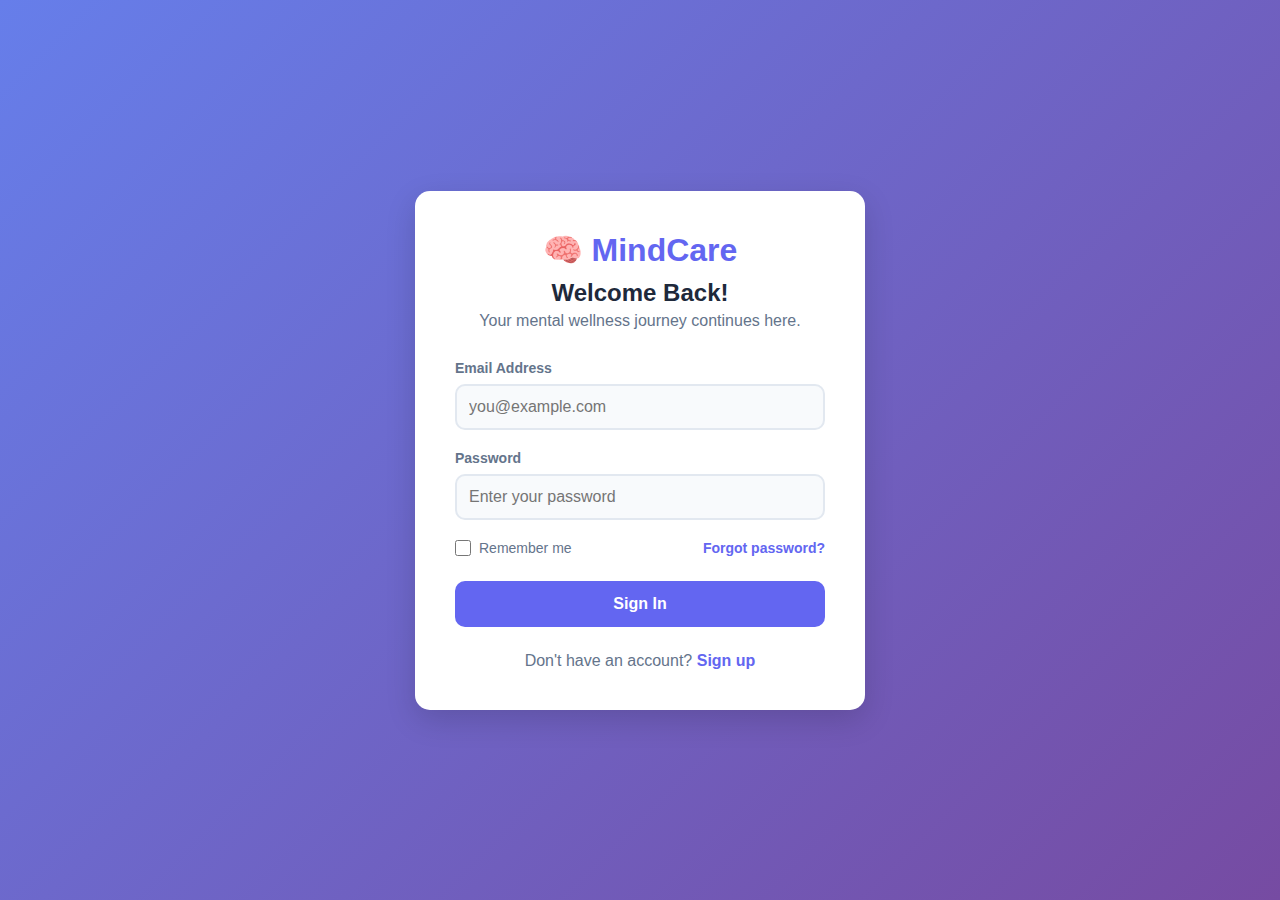
<file: index.html>
<!DOCTYPE html>
<html lang="en">
<head>
    <meta charset="UTF-8">
    <meta name="viewport" content="width=device-width, initial-scale=1.0">
    <title>MindCare - Login</title>
    <style>
        * {
            margin: 0;
            padding: 0;
            box-sizing: border-box;
        }

        :root {
            --primary: #6366f1;
            --primary-dark: #4f46e5;
            --bg-light: #f8fafc;
            --bg-white: #ffffff;
            --text-dark: #1e293b;
            --text-light: #64748b;
            --border: #e2e8f0;
        }

        body {
            font-family: 'Segoe UI', Tahoma, Geneva, Verdana, sans-serif;
            background: linear-gradient(135deg, #667eea 0%, #764ba2 100%);
            min-height: 100vh;
            color: var(--text-dark);
            display: flex;
            align-items: center;
            justify-content: center;
            padding: 20px;
        }

        .login-card {
            background: var(--bg-white);
            border-radius: 15px;
            padding: 40px;
            box-shadow: 0 10px 30px rgba(0, 0, 0, 0.15);
            max-width: 450px;
            width: 100%;
            animation: fadeIn 0.5s ease-out;
        }

        @keyframes fadeIn {
            from {
                opacity: 0;
                transform: translateY(20px);
            }
            to {
                opacity: 1;
                transform: translateY(0);
            }
        }
        
        .login-header {
            text-align: center;
            margin-bottom: 30px;
        }
        
        .login-header .logo {
            font-size: 32px;
            font-weight: bold;
            color: var(--primary);
            margin-bottom: 10px;
        }

        .login-header h2 {
            font-size: 24px;
            color: var(--text-dark);
            margin-bottom: 5px;
        }

        .login-header p {
            font-size: 16px;
            color: var(--text-light);
        }

        .form-group {
            margin-bottom: 20px;
        }

        .form-group label {
            display: block;
            margin-bottom: 8px;
            font-weight: 600;
            color: var(--text-light);
            font-size: 14px;
        }
        
        .form-group input {
            width: 100%;
            padding: 12px;
            border: 2px solid var(--border);
            border-radius: 10px;
            font-size: 16px;
            outline: none;
            transition: all 0.3s;
            background: var(--bg-light);
            color: var(--text-dark);
        }

        .form-group input:focus {
            border-color: var(--primary);
            box-shadow: 0 0 0 3px rgba(99, 102, 241, 0.2);
        }

        .form-options {
            display: flex;
            justify-content: space-between;
            align-items: center;
            margin-bottom: 25px;
            font-size: 14px;
        }
        
        .form-options .remember-me {
            display: flex;
            align-items: center;
            gap: 8px;
            color: var(--text-light);
            cursor: pointer;
        }

        .form-options input[type="checkbox"] {
            width: 16px;
            height: 16px;
            accent-color: var(--primary);
        }
        
        .form-options a {
            color: var(--primary);
            text-decoration: none;
            font-weight: 600;
        }

        .form-options a:hover {
            text-decoration: underline;
        }

        .btn {
            display: block;
            width: 100%;
            padding: 14px 30px;
            background: var(--primary);
            color: white;
            border: none;
            border-radius: 10px;
            cursor: pointer;
            font-size: 16px;
            font-weight: 600;
            text-align: center;
            text-decoration: none;
            transition: all 0.3s;
        }

        .btn:hover {
            background: var(--primary-dark);
            transform: translateY(-2px);
            box-shadow: 0 5px 15px rgba(99, 102, 241, 0.3);
        }

        .signup-link {
            text-align: center;
            margin-top: 25px;
            color: var(--text-light);
        }

        .signup-link a {
            color: var(--primary);
            font-weight: 600;
            text-decoration: none;
        }

        .signup-link a:hover {
            text-decoration: underline;
        }

    </style>
</head>
<body>

    <div class="login-card">
        <div class="login-header">
            <h1 class="logo">🧠 MindCare</h1>
            <h2>Welcome Back!</h2>
            <p>Your mental wellness journey continues here.</p>
        </div>

        <form action="#">
            <div class="form-group">
                <label for="email">Email Address</label>
                <input type="email" id="email" placeholder="you@example.com" required>
            </div>
            
            <div class="form-group">
                <label for="password">Password</label>
                <input type="password" id="password" placeholder="Enter your password" required>
            </div>
            
            <div class="form-options">
                <label class="remember-me">
                    <input type="checkbox" id="remember">
                    Remember me
                </label>
                <a href="#">Forgot password?</a>
            </div>

            <a href="dashboard.html" class="btn">Sign In</a>

            <div class="signup-link">
                <p>Don't have an account? <a href="#">Sign up</a></p>
            </div>
        </form>
    </div>

</body>
</html>
</file>
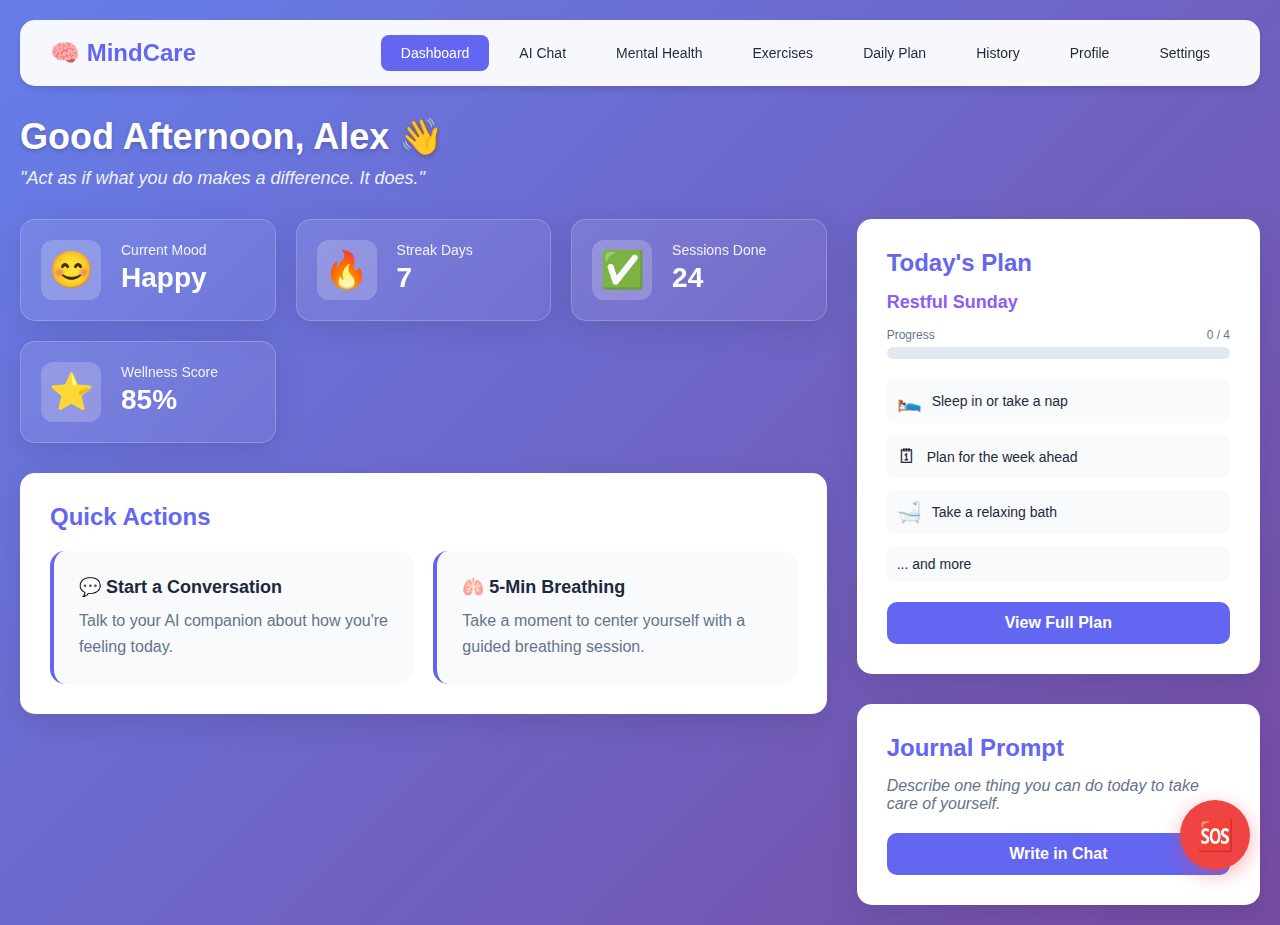
<file: dashboard.html>
<!DOCTYPE html>
<html lang="en">
<head>
    <meta charset="UTF-8">
    <meta name="viewport" content="width=device-width, initial-scale=1.0">
    <title>MindCare - AI Mental Health Companion</title>
    <link rel="stylesheet" href="styles.css">
</head>
<body>
    <div class="container">
        <nav>
            <div class="logo">🧠 MindCare</div>
            <div class="nav-links">
                <button class="nav-btn active" onclick="MindCare.showPage('dashboard', this)">Dashboard</button>
                <button class="nav-btn" onclick="MindCare.showPage('chat', this)">AI Chat</button>
                <button class="nav-btn" onclick="MindCare.showPage('mental-health', this)">Mental Health</button>
                <button class="nav-btn" onclick="MindCare.showPage('exercises', this)">Exercises</button>
                <button class="nav-btn" onclick="MindCare.showPage('workout', this)">Daily Plan</button>
                <button class="nav-btn" onclick="MindCare.showPage('history', this)">History</button>
                <button class="nav-btn" onclick="MindCare.showPage('profile', this)">Profile</button>
                <button class="nav-btn" onclick="MindCare.showPage('settings', this)">Settings</button>
            </div>
        </nav>

        <div id="dashboard" class="page active">
            <div class="dashboard-header">
                <h1 id="dynamic-greeting">Welcome Back, <span id="dashboard-username">Alex</span>! 👋</h1>
                <p id="daily-quote" class="daily-quote">"The best way to predict the future is to create it."</p>
            </div>
        
            <div class="dashboard-grid">
                <div class="dashboard-main-content">
                    <div class="stats-grid">
                        <div class="stat-card">
                            <div class="stat-icon">😊</div>
                            <div>
                                <div class="stat-label">Current Mood</div>
                                <div class="stat-value">Happy</div>
                            </div>
                        </div>
                        <div class="stat-card">
                            <div class="stat-icon">🔥</div>
                            <div>
                                <div class="stat-label">Streak Days</div>
                                <div class="stat-value">7</div>
                            </div>
                        </div>
                        <div class="stat-card">
                            <div class="stat-icon">✅</div>
                            <div>
                                <div class="stat-label">Sessions Done</div>
                                <div class="stat-value">24</div>
                            </div>
                        </div>
                        <div class="stat-card">
                             <div class="stat-icon">⭐</div>
                            <div>
                                <div class="stat-label">Wellness Score</div>
                                <div class="stat-value">85%</div>
                            </div>
                        </div>
                    </div>
        
                    <div class="content-card">
                        <h2>Quick Actions</h2>
                        <div class="exercise-grid">
                            <div class="exercise-card" onclick="MindCare.showPage('chat', document.querySelector('.nav-btn[onclick*=\'chat\']'))">
                                <h3>💬 Start a Conversation</h3>
                                <p>Talk to your AI companion about how you're feeling today.</p>
                            </div>
                            <div class="exercise-card" onclick="MindCare.startBreathing()">
                                <h3>🫁 5-Min Breathing</h3>
                                <p>Take a moment to center yourself with a guided breathing session.</p>
                            </div>
                        </div>
                    </div>
                </div>
        
                <div class="dashboard-sidebar">
                    <div class="content-card" id="dashboard-plan-card">
                        <h2>Today's Plan</h2>
                        <div id="dashboard-plan-content">
                            <p>Loading your plan for today...</p>
                        </div>
                        <button class="btn" style="width: 100%; margin-top: 20px;" onclick="MindCare.showPage('workout', document.querySelector('.nav-btn[onclick*=\'workout\']'))">View Full Plan</button>
                    </div>
                    
                    <div class="content-card">
                        <h2>Journal Prompt</h2>
                        <p id="journal-prompt" style="color: var(--text-light); font-style: italic; margin-bottom: 20px;">What's one small thing that brought you joy today?</p>
                        <button class="btn" style="width: 100%;" onclick="MindCare.showPage('chat', document.querySelector('.nav-btn[onclick*=\'chat\']'))">Write in Chat</button>
                    </div>
                </div>
            </div>
        </div>

        <div id="chat" class="page">
            <div class="content-card">
                <h1>Chat with AI Companion 💭</h1>
                <div class="chat-container">
                    <div class="chat-messages" id="chatMessages">
                        <div class="message ai">
                            Hello! I'm your AI mental health companion. I'm here to listen and support you. How are you feeling today?
                        </div>
                    </div>
                    <div class="chat-input-container">
                        <input type="text" class="chat-input" id="chatInput" placeholder="Type your message..." onkeypress="MindCare.handleKeyPress(event)">
                        <button class="send-btn" onclick="MindCare.sendMessage()">Send</button>
                    </div>
                </div>
            </div>
        </div>

        <div id="mental-health" class="page">
            <div class="content-card">
                <h1>Mental Health Tracker 🧠</h1>
                
                <h2>How are you feeling today?</h2>
                <div class="mood-selector">
                    <button class="mood-btn" onclick="MindCare.selectMood(this, 'Great')" title="Great">😄</button>
                    <button class="mood-btn" onclick="MindCare.selectMood(this, 'Good')" title="Good">😊</button>
                    <button class="mood-btn" onclick="MindCare.selectMood(this, 'Okay')" title="Okay">😐</button>
                    <button class="mood-btn" onclick="MindCare.selectMood(this, 'Not Good')" title="Not Good">😔</button>
                    <button class="mood-btn" onclick="MindCare.selectMood(this, 'Terrible')" title="Terrible">😢</button>
                </div>

                <div id="moodResponse" style="margin-top: 20px; padding: 20px; background: var(--bg-light); border-radius: 10px; display: none; transition: all 0.3s;">
                    <h3 id="moodResponseTitle"></h3>
                    <p id="moodResponseText"></p>
                </div>

                <h2 style="margin-top: 40px;">Common Mental Health Issues</h2>
                <div class="exercise-grid">
                    <div class="exercise-card">
                        <h3>😰 Anxiety</h3>
                        <p>Feeling nervous, restless, or tense? Learn breathing techniques and grounding exercises to manage anxiety symptoms.</p>
                        <button class="btn" style="margin-top: 15px;" onclick="MindCare.showPage('exercises', document.querySelector('.nav-btn[onclick*=\'exercises\']'))">View Exercises</button>
                    </div>
                    <div class="exercise-card">
                        <h3>😔 Depression</h3>
                        <p>Experiencing persistent sadness or loss of interest? Discover mood-lifting activities and positive affirmations.</p>
                        <button class="btn" style="margin-top: 15px;" onclick="MindCare.showPage('exercises', document.querySelector('.nav-btn[onclick*=\'exercises\']'))">View Exercises</button>
                    </div>
                    <div class="exercise-card">
                        <h3>😣 Stress</h3>
                        <p>Feeling overwhelmed? Practice stress-reduction techniques including meditation and progressive muscle relaxation.</p>
                        <button class="btn" style="margin-top: 15px;" onclick="MindCare.showPage('exercises', document.querySelector('.nav-btn[onclick*=\'exercises\']'))">View Exercises</button>
                    </div>
                    <div class="exercise-card">
                        <h3>😴 Sleep Issues</h3>
                        <p>Trouble sleeping? Try our guided sleep meditations and learn healthy sleep hygiene habits.</p>
                        <button class="btn" style="margin-top: 15px;" onclick="MindCare.showPage('exercises', document.querySelector('.nav-btn[onclick*=\'exercises\']'))">View Exercises</button>
                    </div>
                </div>
            </div>
        </div>

        <div id="exercises" class="page">
            <div class="content-card">
                <h1>Relaxation Exercises 🧘</h1>
                <p style="color: var(--text-light); margin-bottom: 30px;">Practice these exercises to improve your mental wellbeing</p>

                <div class="exercise-grid">
                    <div class="exercise-card">
                        <h3>🫁 Deep Breathing (4-7-8)</h3>
                        <p>Inhale for 4 seconds, hold for 7 seconds, exhale for 8 seconds. Repeat 4 times to activate your parasympathetic nervous system and reduce stress.</p>
                        <button class="btn" style="margin-top: 15px;" onclick="MindCare.startBreathing()">Start Exercise</button>
                    </div>
                    <div class="exercise-card">
    <h3>🧘 Progressive Muscle Relaxation</h3>
    <p>Tense and relax each muscle group from toes to head. Hold tension for 5 seconds, then release. Notice the difference between tension and relaxation.</p>
    
    <button class="btn" 
            style="margin-top: 15px;" 
            onclick="MindCare.openPMRPlaylist()">
        Start Exercise
    </button>
</div>
                    <div class="exercise-card">
    <h3>🎵 Music Therapy</h3>
    <p>Listen to calming music (60-80 BPM). Classical, nature sounds, or ambient music can lower cortisol levels and improve mood.</p>
    
    <button class="btn" style="margin-top: 15px;" onclick="MindCare.openMusicPlaylist()">
        Play Music
    </button>
</div>
                    <div class="exercise-card">
                        <h3>📝 Journaling</h3>
                        <p>Write your thoughts and feelings for 10-15 minutes. Express emotions freely without judgment to gain clarity and reduce anxiety.</p>
                        <button class="btn" style="margin-top: 15px;" onclick="alert('Opening your journal...')">Open Journal</button>
                    </div>
                    <div class="exercise-card">
    <h3>🧘‍♀ Guided Meditation</h3>
    <p>Follow a 10-minute guided meditation focusing on mindfulness and present moment awareness. Reduces stress and improves emotional regulation.</p>
    
    <button class="btn" 
            style="margin-top: 15px;" 
            onclick="MindCare.openMeditationPlaylist()">
        Start Meditation
    </button>
</div>
                    <div class="exercise-card">
    <h3>🌟 5-4-3-2-1 Grounding</h3>
    <p>Identify 5 things you see, 4 you can touch, 3 you hear, 2 you smell, 1 you taste. Brings awareness to the present moment during anxiety.</p>
    <button class="btn" 
            style="margin-top: 15px;" 
            onclick="MindCare.openGroundingGuide()">
        Start Exercise
    </button>
</div>
                    <div class="exercise-card">
    <h3>🙏 Gratitude Practice</h3>
    <p>List 3 things you're grateful for today. Regular gratitude practice increases happiness and reduces depressive symptoms.</p>
    
    <button class="btn" 
            style="margin-top: 15px;" 
            onclick="MindCare.openGratitudePage()">
        Write Gratitude
    </button>
</div>
                    <div class="exercise-card">
                        <h3>🚶 Walking Meditation</h3>
                        <p>Take a mindful walk focusing on each step, your breath, and surroundings. Combines physical movement with mental clarity.</p>
                        <button class="btn" style="margin-top: 15px;" onclick="alert('Starting Walking Meditation...')">Start Walking</button>
                    </div>
                    <div class="exercise-card">
                        <h3>🎨 Art Therapy</h3>
                        <p>Express emotions through drawing, coloring, or painting. No artistic skill needed - focus on the process, not the product.</p>
                        <button class="btn" style="margin-top: 15px;" onclick="alert('Opening digital canvas...')">Open Canvas</button>
                    </div>
                </div>
            </div>
        </div>

        <div id="workout" class="page">
            <div class="content-card">
                <h1>7-Day Wellness Plan 📅</h1>
                <p style="color: var(--text-light); margin-bottom: 30px;">A comprehensive daily routine for mental and physical health. Check off tasks as you complete them!</p>
        
                <div class="day-selector" id="daySelector">
                    </div>
        
                <div class="plan-content" id="planContent">
                    </div>
            </div>
        </div>
        
        <div id="history" class="page">
            <div class="content-card">
                <h1>Your Wellness Journey 📜</h1>
                <p style="color: var(--text-light); margin-bottom: 30px;">Review your logged moods, completed exercises, and chat sessions.</p>

                <div class="history-filters">
                    <button class="filter-btn active" onclick="MindCare.filterHistory('all', this)">All</button>
                    <button class="filter-btn" onclick="MindCare.filterHistory('mood', this)">Mood Entries</button>
                    <button class="filter-btn" onclick="MindCare.filterHistory('session', this)">AI Sessions</button>
                    <button class="filter-btn" onclick="MindCare.filterHistory('exercise', this)">Exercises</button>
                </div>

                <div class="history-log" id="historyLog">
                    <div class="history-item" data-category="mood">
                        <div class="history-icon">😔</div>
                        <div class="history-details">
                            <p><strong>Mood Logged:</strong> Not Good</p>
                            <p class="history-timestamp">October 3, 2025 - 8:30 PM</p>
                        </div>
                    </div>
                    <div class="history-item" data-category="exercise">
                        <div class="history-icon">🎨</div>
                        <div class="history-details">
                            <p><strong>Exercise Completed:</strong> Art Therapy</p>
                            <p class="history-timestamp">October 2, 2025 - 7:15 PM</p>
                        </div>
                    </div>
                    <div class="history-item" data-category="session">
                        <div class="history-icon">💬</div>
                        <div class="history-details">
                            <p><strong>AI Chat Session</strong></p>
                            <p class="history-timestamp">October 2, 2025 - 9:10 AM</p>
                        </div>
                    </div>
                    <div class="history-item" data-category="mood">
                        <div class="history-icon">😊</div>
                        <div class="history-details">
                            <p><strong>Mood Logged:</strong> Good</p>
                            <p class="history-timestamp">October 2, 2025 - 9:00 AM</p>
                        </div>
                    </div>
                    <div class="history-item" data-category="exercise">
                        <div class="history-icon">🫁</div>
                        <div class="history-details">
                            <p><strong>Exercise Completed:</strong> Deep Breathing</p>
                            <p class="history-timestamp">October 1, 2025 - 8:05 PM</p>
                        </div>
                    </div>
                    <div class="history-item" data-category="mood">
                        <div class="history-icon">😐</div>
                        <div class="history-details">
                            <p><strong>Mood Logged:</strong> Okay</p>
                            <p class="history-timestamp">October 1, 2025 - 1:20 PM</p>
                        </div>
                    </div>
                    <div class="history-item" data-category="session">
                        <div class="history-icon">💬</div>
                        <div class="history-details">
                            <p><strong>AI Chat Session</strong></p>
                            <p class="history-timestamp">September 30, 2025 - 10:00 PM</p>
                        </div>
                    </div>
                </div>
            </div>
        </div>

        <div id="profile" class="page">
             <div class="content-card">
                 <h1>Your Wellness Profile ✨</h1>
                 <div class="profile-grid">
                        <div class="profile-left-column">
                            <div class="profile-card profile-main">
                                <div class="profile-avatar-wrapper" onclick="MindCare.openModal('avatarModal')">
                                    <div class="profile-avatar" id="profileAvatar">A</div>
                                </div>
                                <div class="editable-container">
                                    <h2 id="profile-name-container"><span id="profile-name">Alex Doe</span></h2>
                                    <span class="edit-icon" onclick="MindCare.toggleEdit('profile-name')">✏</span>
                                </div>
                                <div class="editable-container">
                                    <p id="profile-status-container"><span id="profile-status">"Striving for balance and peace."</span></p>
                                    <span class="edit-icon" onclick="MindCare.toggleEdit('profile-status')">✏</span>
                                </div>
                            </div>
                            <div class="profile-card">
                                 <h3>My Wellness Goals</h3>
                                 <ul class="goal-list" id="goalList">
                                 </ul>
                                 <div class="goal-input-container">
                                     <input type="text" id="newGoalInput" class="editable-input" placeholder="Add a new goal...">
                                     <button id="addGoalBtn" onclick="MindCare.addGoal()">Add</button>
                                 </div>
                            </div>
                        </div>
                        <div class="profile-right-column">
                             <div class="profile-card">
                                 <h3>Statistics</h3>
                                 <div class="profile-stats">
                                     <div class="stat-item">
                                         <div class="icon">🔥</div>
                                         <div class="value">7 Days</div>
                                         <div class="label">Current Streak</div>
                                     </div>
                                     <div class="stat-item">
                                         <div class="icon">✅</div>
                                         <div class="value">24</div>
                                         <div class="label">Sessions Done</div>
                                     </div>
                                     <div class="stat-item">
                                         <div class="icon">⭐</div>
                                         <div class="value">85%</div>
                                         <div class="label">Wellness Score</div>
                                     </div>
                                     <div class="stat-item">
                                         <div class="icon">📅</div>
                                         <div class="value">Jul 2025</div>
                                         <div class="label">Member Since</div>
                                     </div>
                                 </div>
                             </div>
                             <div class="profile-card">
                                 <h3>Mood Trend (Last 7 Days)</h3>
                                 <div class="mood-chart-container">
                                     <div class="mood-chart-bar"><div style="height: 80%;"></div><span class="label">Mon</span></div>
                                     <div class="mood-chart-bar"><div style="height: 60%;"></div><span class="label">Tue</span></div>
                                     <div class="mood-chart-bar"><div style="height: 70%;"></div><span class="label">Wed</span></div>
                                     <div class="mood-chart-bar"><div style="height: 90%;"></div><span class="label">Thu</span></div>
                                     <div class="mood-chart-bar"><div style="height: 50%;"></div><span class="label">Fri</span></div>
                                     <div class="mood-chart-bar"><div style="height: 75%;"></div><span class="label">Sat</span></div>
                                     <div class="mood-chart-bar"><div style="height: 85%;"></div><span class="label">Sun</span></div>
                                 </div>
                             </div>
                             <div class="profile-card">
                                 <h3>Achievements</h3>
                                 <div class="achievements-grid">
                                     <div class="achievement" title="Completed your first session!">
                                         <div class="icon">🎉</div>
                                         <div class="label">First Step</div>
                                     </div>
                                     <div class="achievement" title="Maintained a 7-day streak!">
                                         <div class="icon">🔥</div>
                                         <div class="label">On Fire</div>
                                     </div>
                                     <div class="achievement" title="Completed 10 meditation exercises">
                                         <div class="icon">🧘</div>
                                         <div class="label">Zen Master</div>
                                     </div>
                                     <div class="achievement locked" title="Log your mood for 30 days straight">
                                         <div class="icon">📅</div>
                                         <div class="label">Consistent</div>
                                     </div>
                                     <div class="achievement locked" title="Chat with the AI 25 times">
                                         <div class="icon">💬</div>
                                         <div class="label">Chatterbox</div>
                                     </div>
                                 </div>
                             </div>
                        </div>
                 </div>
             </div>
        </div>

        <div id="settings" class="page">
            <div class="content-card">
                <h1>Settings ⚙</h1>

                <div class="settings-section">
                    <h2>Appearance</h2>
                    <div class="setting-item">
                        <span>Dark Mode</span>
                        <div id="darkModeToggle" class="toggle-switch"></div>
                    </div>
                </div>

                <div class="settings-section">
                    <h2>Notifications</h2>
                    <div class="setting-item">
                        <span>Daily Reminders</span>
                        <div class="toggle-switch active"></div>
                    </div>
                    <div class="setting-item">
                        <span>Weekly Summary</span>
                        <div class="toggle-switch"></div>
                    </div>
                    <div class="setting-item">
                        <span>Mood Check-ins</span>
                        <div class="toggle-switch active"></div>
                    </div>
                </div>

                <div class="settings-section">
                    <h2>Account</h2>
                    <div class="setting-item">
                        <a href="#" class="btn">Change Password</a>
                        <a href="#" class="btn btn-danger">Delete Account</a>
                    </div>
                </div>
            </div>
        </div>
    </div>

    <button class="emergency-btn" onclick="MindCare.openModal('emergencyModal')">🆘</button>

    <div id="emergencyModal" class="modal">
        <div class="modal-content">
            <button class="modal-close" onclick="MindCare.closeModal('emergencyModal')">&times;</button>
            <h2>Emergency Contacts</h2>
            <p style="color: var(--text-light);">If you are in a crisis, please reach out to a professional immediately.</p>
            <div class="contact-list">
                <div class="contact-item">
                    <span>National Suicide Prevention Lifeline</span>
                    <a href="tel:988" class="btn">Call 988</a>
                </div>
                <div class="contact-item">
                    <span>Crisis Text Line</span>
                    <a href="sms:741741" class="btn">Text HOME to 741741</a>
                </div>
                <div class="contact-item">
                    <span>Your Emergency Contact</span>
                    <a href="tel:123-456-7890" class="btn btn-secondary">Call Jane Doe</a>
                </div>
            </div>
            <button class="btn btn-danger" onclick="MindCare.closeModal('emergencyModal')">I'm Okay, Close This</button>
        </div>
    </div>

    <div id="breathingModal" class="modal">
        <div class="modal-content">
            <button class="modal-close" onclick="MindCare.closeBreathingModal()">&times;</button>
            <h2>Guided Breathing</h2>
            <div class="breathing-circle">
                <span id="breathingText">Get Ready...</span>
            </div>
            <div class="breathing-instruction" id="breathingInstruction">
                Follow the animation to guide your breath.
            </div>
        </div>
    </div>

    <div id="avatarModal" class="modal">
        <div class="modal-content">
            <button class="modal-close" onclick="MindCare.closeModal('avatarModal')">&times;</button>
            <h2 style="color:var(--primary)">Choose Your Avatar</h2>
            <div class="avatar-selector">
                <span class="avatar-option" onclick="MindCare.selectAvatar('😊')">😊</span>
                <span class="avatar-option" onclick="MindCare.selectAvatar('😎')">😎</span>
                <span class="avatar-option" onclick="MindCare.selectAvatar('🧘')">🧘</span>
                <span class="avatar-option" onclick="MindCare.selectAvatar('✨')">✨</span>
                <span class="avatar-option" onclick="MindCare.selectAvatar('🚀')">🚀</span>
                <span class="avatar-option" onclick="MindCare.selectAvatar('❤')">❤</span>
                <span class="avatar-option" onclick="MindCare.selectAvatar('🧠')">🧠</span>
                <span class="avatar-option" onclick="MindCare.selectAvatar('A')">A</span>
            </div>
        </div>
    </div>

    <script src="app.js"></script>
</body>
</html>
</file>
<file: styles.css>
* {
    margin: 0;
    padding: 0;
    box-sizing: border-box;
}

:root {
    --primary: #6366f1;
    --primary-dark: #4f46e5;
    --secondary: #8b5cf6;
    --bg-light: #f8fafc;
    --bg-white: #ffffff;
    --text-dark: #1e293b;
    --text-light: #64748b;
    --border: #e2e8f0;
    --success: #10b981;
    --warning: #f59e0b;
    --danger: #ef4444;
}

body {
    font-family: 'Segoe UI', Tahoma, Geneva, Verdana, sans-serif;
    background: linear-gradient(135deg, #667eea 0%, #764ba2 100%);
    min-height: 100vh;
    color: var(--text-dark);
    transition: background 0.3s ease-in-out;
}

/* --- Dark Mode Styles --- */
body.dark-mode {
    --bg-light: #1e293b;
    --bg-white: #334155;
    --text-dark: #f8fafc;
    --text-light: #94a3b8;
    --border: #475569;
    background: linear-gradient(135deg, #1e2749 0%, #2a1d44 100%);
}

body.dark-mode nav {
    background: rgba(30, 41, 59, 0.9);
}

body.dark-mode .content-card,
body.dark-mode .message.ai,
body.dark-mode .chat-input-container,
body.dark-mode .mood-btn,
body.dark-mode .history-icon,
body.dark-mode .activity-list li,
body.dark-mode .modal-content,
body.dark-mode .profile-card,
body.dark-mode .achievement,
body.dark-mode .goal-item,
body.dark-mode .goal-input-container,
body.dark-mode .avatar-option,
body.dark-mode .mood-chart-bar > div {
    background: var(--bg-white);
}
/* --- End Dark Mode Styles --- */


.container {
    max-width: 1400px;
    margin: 0 auto;
    padding: 20px;
}

/* Navigation */
nav {
    background: rgba(255, 255, 255, 0.95);
    backdrop-filter: blur(10px);
    padding: 15px 30px;
    border-radius: 15px;
    margin-bottom: 30px;
    box-shadow: 0 4px 6px rgba(0, 0, 0, 0.1);
    display: flex;
    justify-content: space-between;
    align-items: center;
    flex-wrap: wrap;
    transition: background 0.3s;
}

.logo {
    font-size: 24px;
    font-weight: bold;
    color: var(--primary);
    display: flex;
    align-items: center;
    gap: 10px;
}

.nav-links {
    display: flex;
    gap: 10px;
    flex-wrap: wrap;
}

.nav-btn {
    padding: 10px 20px;
    background: transparent;
    border: none;
    border-radius: 8px;
    cursor: pointer;
    font-size: 14px;
    transition: all 0.3s;
    color: var(--text-dark);
}

.nav-btn:hover, .nav-btn.active {
    background: var(--primary);
    color: white;
}

/* Page Content */
.page {
    display: none;
    animation: fadeIn 0.5s;
}

.page.active {
    display: block;
}

@keyframes fadeIn {
    from { opacity: 0; transform: translateY(20px); }
    to { opacity: 1; transform: translateY(0); }
}

.content-card {
    background: white;
    border-radius: 15px;
    padding: 30px;
    box-shadow: 0 10px 30px rgba(0, 0, 0, 0.1);
    margin-bottom: 20px;
    transition: background 0.3s;
}

.content-card h1 {
    color: var(--primary);
    margin-bottom: 20px;
    font-size: 32px;
}

h2 {
    color: var(--primary);
    margin-bottom: 15px;
    font-size: 24px;
}

h3 {
    color: var(--text-dark);
    margin-bottom: 10px;
    font-size: 18px;
}

/* --- NEW & UPDATED Dashboard Styles --- */
.dashboard-header {
    margin-bottom: 30px;
}
#dynamic-greeting {
    color: var(--bg-white);
    font-size: 36px;
    font-weight: 700;
    text-shadow: 0 2px 4px rgba(0,0,0,0.2);
}
.daily-quote {
    color: var(--bg-white);
    opacity: 0.9;
    font-size: 18px;
    margin-top: 10px;
    font-style: italic;
}
.dashboard-grid {
    display: grid;
    grid-template-columns: 2fr 1fr;
    gap: 30px;
}
.dashboard-main-content {
    display: flex;
    flex-direction: column;
    gap: 30px;
}
.dashboard-sidebar {
    display: flex;
    flex-direction: column;
    gap: 30px;
}
/* No margin on the last card in sidebar */
.dashboard-sidebar .content-card {
    margin-bottom: 0;
}

.stats-grid {
    display: grid;
    grid-template-columns: repeat(auto-fit, minmax(200px, 1fr));
    gap: 20px;
}

.stat-card {
    display: flex;
    align-items: center;
    gap: 20px;
    color: white;
    padding: 20px;
    border-radius: 15px;
    background: linear-gradient(135deg, rgba(255,255,255,0.1), rgba(255,255,255,0.05));
    backdrop-filter: blur(10px);
    border: 1px solid rgba(255,255,255,0.2);
    box-shadow: 0 8px 32px 0 rgba(0,0,0,0.1);
}
.stat-icon {
    font-size: 36px;
    background: rgba(255,255,255,0.2);
    width: 60px;
    height: 60px;
    border-radius: 12px;
    display: flex;
    align-items: center;
    justify-content: center;
    flex-shrink: 0;
}
.stat-value {
    font-size: 28px;
    font-weight: bold;
    margin: 4px 0;
}
.stat-label {
    font-size: 14px;
    opacity: 0.9;
}
    
#dashboard-plan-content h3 {
    font-size: 18px;
    color: var(--secondary);
    margin: 0 0 15px 0;
}
.dashboard-task-list {
    list-style: none;
    padding: 0;
    display: flex;
    flex-direction: column;
    gap: 12px;
}
.dashboard-task-item {
    display: flex;
    align-items: center;
    gap: 10px;
    padding: 10px;
    background: var(--bg-light);
    border-radius: 8px;
    font-size: 14px;
    color: var(--text-dark);
}
.dashboard-task-item.completed {
    opacity: 0.6;
    text-decoration: line-through;
}
.dashboard-task-item .icon {
    font-size: 20px;
}
/* --- END NEW Dashboard Styles --- */

/* Chat Interface */
.chat-container {
    height: 500px;
    display: flex;
    flex-direction: column;
    background: var(--bg-light);
    border-radius: 15px;
    overflow: hidden;
    transition: background 0.3s;
}

.chat-messages {
    flex: 1;
    overflow-y: auto;
    padding: 20px;
    display: flex;
    flex-direction: column;
    gap: 15px;
}

.message {
    max-width: 70%;
    padding: 15px;
    border-radius: 15px;
    animation: slideIn 0.3s;
}

@keyframes slideIn {
    from { opacity: 0; transform: translateX(-20px); }
    to { opacity: 1; transform: translateX(0); }
}

.message.user {
    align-self: flex-end;
    background: var(--primary);
    color: white;
    border-bottom-right-radius: 5px;
}

.message.ai {
    align-self: flex-start;
    background: white;
    color: var(--text-dark);
    border-bottom-left-radius: 5px;
    box-shadow: 0 2px 4px rgba(0, 0, 0, 0.1);
    transition: background 0.3s, color 0.3s;
}

.chat-input-container {
    padding: 20px;
    background: white;
    border-top: 1px solid var(--border);
    display: flex;
    gap: 10px;
    transition: background 0.3s, border-color 0.3s;
}

.chat-input {
    flex: 1;
    padding: 12px;
    border: 2px solid var(--border);
    border-radius: 10px;
    font-size: 14px;
    outline: none;
    transition: all 0.3s;
    background: transparent;
    color: var(--text-dark);
}

.chat-input:focus {
    border-color: var(--primary);
}

.send-btn {
    padding: 12px 30px;
    background: var(--primary);
    color: white;
    border: none;
    border-radius: 10px;
    cursor: pointer;
    font-weight: bold;
    transition: all 0.3s;
}

.send-btn:hover {
    background: var(--primary-dark);
    transform: scale(1.05);
}

/* Mood Tracker */
.mood-selector {
    display: flex;
    justify-content: space-around;
    margin: 20px 0;
    flex-wrap: wrap;
    gap: 15px;
}

.mood-btn {
    padding: 15px 25px;
    font-size: 40px;
    background: white;
    border: 3px solid var(--border);
    border-radius: 50%;
    cursor: pointer;
    transition: all 0.3s;
    width: 80px;
    height: 80px;
    display: flex;
    align-items: center;
    justify-content: center;
}

.mood-btn:hover {
    transform: scale(1.1);
    border-color: var(--primary);
}

.mood-btn.selected {
    border-color: var(--primary);
    background: var(--primary);
    transform: scale(1.1);
}
    
/* Exercises */
.exercise-grid {
    display: grid;
    grid-template-columns: repeat(auto-fit, minmax(300px, 1fr));
    gap: 20px;
    margin-top: 20px;
}

.exercise-card {
    background: var(--bg-light);
    padding: 25px;
    border-radius: 15px;
    border-left: 4px solid var(--primary);
    transition: all 0.3s;
    cursor: pointer;
}

.exercise-card:hover {
    transform: translateY(-5px);
    box-shadow: 0 5px 15px rgba(0, 0, 0, 0.1);
}

.exercise-card h3 {
    margin-bottom: 10px;
}

.exercise-card p {
    color: var(--text-light);
    line-height: 1.6;
}

/* --- UPDATED Interactive Workout Plan --- */
.day-selector {
    display: flex;
    justify-content: center;
    gap: 10px;
    margin-bottom: 25px;
    flex-wrap: wrap;
}

.day-btn {
    padding: 10px 15px;
    font-size: 14px;
    font-weight: 600;
    border: 2px solid var(--border);
    background: var(--bg-light);
    color: var(--text-dark);
    border-radius: 8px;
    cursor: pointer;
    transition: all 0.3s ease;
}

.day-btn:hover {
    border-color: var(--primary);
    color: var(--primary);
}

.day-btn.active {
    background: var(--primary);
    border-color: var(--primary);
    color: white;
    transform: translateY(-2px);
    box-shadow: 0 4px 10px rgba(99, 102, 241, 0.3);
}

.day-plan {
    display: none;
    animation: fadeIn 0.5s;
}

.day-plan.active {
    display: block;
}

.day-plan h3 {
    text-align: center;
    margin-bottom: 10px;
    color: var(--secondary);
    font-size: 22px;
}

.progress-container {
    margin-bottom: 20px;
}

.progress-label {
    display: flex;
    justify-content: space-between;
    font-size: 12px;
    color: var(--text-light);
    margin-bottom: 5px;
}

.progress-bar {
    width: 100%;
    height: 12px;
    background: var(--border);
    border-radius: 6px;
    overflow: hidden;
}

.progress-bar-fill {
    width: 0%;
    height: 100%;
    background: linear-gradient(90deg, var(--primary), var(--secondary));
    border-radius: 6px;
    transition: width 0.5s ease-in-out;
}

.interactive-activity-list {
    list-style: none;
    padding: 0;
}

.interactive-activity-list li {
    display: flex;
    align-items: center;
    gap: 15px;
    padding: 15px;
    background: var(--bg-light);
    border-radius: 10px;
    margin-bottom: 10px;
    transition: all 0.3s ease;
    border-left: 4px solid transparent;
}

body.dark-mode .interactive-activity-list li {
    background: var(--bg-white);
}

.interactive-activity-list li.completed {
    opacity: 0.6;
    border-left-color: var(--success);
}

.interactive-activity-list li.completed label {
    text-decoration: line-through;
    color: var(--text-light);
}

.activity-checkbox {
    width: 20px;
    height: 20px;
    accent-color: var(--primary);
    flex-shrink: 0;
    cursor: pointer;
}

.activity-details {
    flex-grow: 1;
    display: flex;
    justify-content: space-between;
    align-items: center;
    flex-wrap: wrap;
    gap: 10px;
}

.activity-details label {
    color: var(--text-dark);
    font-size: 16px;
    cursor: pointer;
    display: flex;
    align-items: center;
}

.activity-details .icon {
    font-size: 22px;
    margin-right: 10px;
}

.activity-duration {
    font-size: 14px;
    color: var(--text-light);
    background: var(--border);
    padding: 4px 8px;
    border-radius: 6px;
    flex-shrink: 0;
}

body.dark-mode .activity-duration {
    background: #475569;
}

/* History Page */
.history-filters {
    display: flex;
    gap: 10px;
    margin-bottom: 25px;
    flex-wrap: wrap;
}

.filter-btn {
    padding: 10px 20px;
    background: var(--bg-light);
    border: 2px solid var(--border);
    color: var(--text-dark);
    border-radius: 8px;
    cursor: pointer;
    font-size: 14px;
    transition: all 0.3s;
}
    
.filter-btn:hover {
    border-color: var(--primary);
    color: var(--primary);
}

.filter-btn.active {
    background: var(--primary);
    color: white;
    border-color: var(--primary);
}

.history-log {
    display: grid;
    gap: 15px;
}

.history-item {
    display: flex;
    align-items: center;
    gap: 20px;
    padding: 20px;
    background: var(--bg-light);
    border-radius: 10px;
    transition: opacity 0.3s ease-in-out;
}

.history-icon {
    font-size: 28px;
    background: white;
    width: 60px;
    height: 60px;
    border-radius: 50%;
    display: flex;
    align-items: center;
    justify-content: center;
    box-shadow: 0 2px 4px rgba(0,0,0,0.05);
    transition: background 0.3s;
}

.history-details p {
    margin: 0;
}

.history-details .history-timestamp {
    font-size: 12px;
    color: var(--text-light);
    margin-top: 4px;
}

/* --- Updated Profile Page Styles --- */
.profile-grid {
    display: grid;
    grid-template-columns: repeat(auto-fit, minmax(350px, 1fr));
    gap: 30px;
}

.profile-card {
    background: var(--bg-light);
    border-radius: 15px;
    padding: 25px;
}
    
.profile-main {
    text-align: center;
    margin-bottom: 20px;
}

.profile-avatar-wrapper {
    position: relative;
    width: 120px;
    height: 120px;
    margin: 0 auto 20px;
    cursor: pointer;
}

.profile-avatar {
    width: 100%;
    height: 100%;
    background: linear-gradient(135deg, var(--primary), var(--secondary));
    border-radius: 50%;
    display: flex;
    align-items: center;
    justify-content: center;
    font-size: 48px;
    color: white;
    transition: transform 0.3s;
}

.profile-avatar-wrapper:hover .profile-avatar {
    transform: scale(1.05);
}

.profile-avatar-wrapper::after {
    content: '✏';
    position: absolute;
    bottom: 5px;
    right: 5px;
    width: 30px;
    height: 30px;
    background: white;
    border-radius: 50%;
    display: flex;
    align-items: center;
    justify-content: center;
    font-size: 16px;
    box-shadow: 0 2px 4px rgba(0,0,0,0.1);
    opacity: 0;
    transition: opacity 0.3s;
}

.profile-avatar-wrapper:hover::after {
    opacity: 1;
}
    
.editable-container {
    display: flex;
    align-items: center;
    justify-content: center;
    gap: 10px;
}
    
.edit-icon {
    cursor: pointer;
    color: var(--text-light);
    font-size: 16px;
    transition: color 0.3s;
}
    
.edit-icon:hover {
    color: var(--primary);
}
    
.editable-input {
    font-size: inherit;
    font-weight: inherit;
    color: var(--text-dark);
    background: rgba(128, 128, 128, 0.1);
    border: 1px solid var(--border);
    border-radius: 5px;
    padding: 5px;
    text-align: center;
}
    
#profile-name { font-size: 28px; font-weight: bold; color: var(--text-dark); margin-bottom: 5px; }
#profile-status { font-size: 16px; color: var(--text-light); }

.profile-stats {
    display: grid;
    grid-template-columns: 1fr 1fr;
    gap: 15px;
    margin-top: 20px;
}
    
.stat-item {
    text-align: center;
}
    
.stat-item .icon { font-size: 24px; color: var(--primary); }
.stat-item .value { font-size: 20px; font-weight: bold; color: var(--text-dark); }
.stat-item .label { font-size: 12px; color: var(--text-light); }
    
.achievements-grid {
    display: grid;
    grid-template-columns: repeat(auto-fit, minmax(80px, 1fr));
    gap: 15px;
}
    
.achievement {
    text-align: center;
    padding: 15px;
    background: white;
    border-radius: 10px;
}
    
.achievement .icon { font-size: 32px; }
.achievement .label { font-size: 12px; margin-top: 5px; color: var(--text-light); }
.achievement.locked { filter: grayscale(1); opacity: 0.6; }
    
.mood-chart-container {
    display: flex;
    justify-content: space-around;
    align-items: flex-end;
    height: 120px;
    padding: 10px;
}
    
.mood-chart-bar {
    width: 30px;
    text-align: center;
}
    
.mood-chart-bar > div {
    background: var(--primary);
    border-radius: 5px 5px 0 0;
    transition: height 0.5s ease-out;
}
    
.mood-chart-bar .label {
    font-size: 12px;
    color: var(--text-light);
    margin-top: 5px;
}

.goal-list { list-style: none; padding: 0; }
.goal-item {
    display: flex;
    align-items: center;
    gap: 10px;
    padding: 12px;
    margin-bottom: 8px;
    background: white;
    border-radius: 8px;
}
.goal-item input[type="checkbox"] { width: 20px; height: 20px; accent-color: var(--primary); }
.goal-item label { flex: 1; color: var(--text-dark); }
.goal-item.completed label { text-decoration: line-through; color: var(--text-light); }
.goal-input-container {
    display: flex;
    gap: 10px;
    margin-top: 20px;
}
#newGoalInput {
    flex: 1; padding: 10px; border: 2px solid var(--border);
    border-radius: 8px; background: transparent; color: var(--text-dark);
}
#addGoalBtn {
    padding: 10px 15px; background: var(--primary); color: white; border: none;
    border-radius: 8px; cursor: pointer; font-weight: bold;
}
    
.avatar-selector {
    display: flex;
    flex-wrap: wrap;
    gap: 15px;
    justify-content: center;
    margin-top: 20px;
}
    
.avatar-option {
    font-size: 40px;
    cursor: pointer;
    padding: 10px;
    border-radius: 50%;
    transition: transform 0.2s, background-color 0.2s;
}
    
.avatar-option:hover {
    transform: scale(1.2);
    background-color: var(--bg-light);
}
/* --- End Profile Page Styles --- */

/* Settings */
.settings-section {
    margin-bottom: 30px;
}

.setting-item {
    display: flex;
    justify-content: space-between;
    align-items: center;
    padding: 20px;
    background: var(--bg-light);
    border-radius: 10px;
    margin-bottom: 15px;
}

.toggle-switch {
    position: relative;
    width: 60px;
    height: 30px;
    background: var(--border);
    border-radius: 15px;
    cursor: pointer;
    transition: all 0.3s;
}

.toggle-switch.active {
    background: var(--primary);
}

.toggle-switch::after {
    content: '';
    position: absolute;
    width: 24px;
    height: 24px;
    background: white;
    border-radius: 50%;
    top: 3px;
    left: 3px;
    transition: all 0.3s;
}

.toggle-switch.active::after {
    left: 33px;
}

/* Buttons */
.btn {
    padding: 12px 30px;
    background: var(--primary);
    color: white;
    border: none;
    border-radius: 10px;
    cursor: pointer;
    font-size: 16px;
    font-weight: 600;
    transition: all 0.3s;
    display: inline-block;
    text-align: center;
}

.btn:hover {
    background: var(--primary-dark);
    transform: translateY(-2px);
    box-shadow: 0 5px 15px rgba(99, 102, 241, 0.3);
}

.btn-secondary {
    background: var(--text-light);
}

.btn-secondary:hover {
    background: var(--text-dark);
}

.btn-danger {
    background: var(--danger);
}

.btn-danger:hover {
    background: #dc2626;
}

/* Emergency Contact Button */
.emergency-btn {
    position: fixed;
    bottom: 30px;
    right: 30px;
    width: 70px;
    height: 70px;
    background: var(--danger);
    color: white;
    border: none;
    border-radius: 50%;
    font-size: 30px;
    cursor: pointer;
    box-shadow: 0 5px 20px rgba(239, 68, 68, 0.4);
    transition: all 0.3s;
    z-index: 1000;
    display: flex;
    align-items: center;
    justify-content: center;
}

.emergency-btn:hover {
    transform: scale(1.1);
    box-shadow: 0 8px 30px rgba(239, 68, 68, 0.6);
}

/* Modal */
.modal {
    display: none;
    position: fixed;
    top: 0;
    left: 0;
    width: 100%;
    height: 100%;
    background: rgba(0, 0, 0, 0.7);
    z-index: 2000;
    align-items: center;
    justify-content: center;
    backdrop-filter: blur(5px);
}

.modal.active {
    display: flex;
}

.modal-content {
    background: white;
    padding: 40px;
    border-radius: 20px;
    max-width: 500px;
    width: 90%;
    text-align: center;
    animation: modalSlideIn 0.3s;
    position: relative;
    transition: background 0.3s;
}
.modal-close {
    position: absolute;
    top: 15px;
    right: 15px;
    font-size: 24px;
    color: var(--text-light);
    cursor: pointer;
    border: none;
    background: transparent;
}

@keyframes modalSlideIn {
    from { transform: translateY(-50px); opacity: 0; }
    to { transform: translateY(0); opacity: 1; }
}

.modal-content h2 {
    color: var(--danger);
    margin-bottom: 20px;
}

.contact-list {
    text-align: left;
    margin: 20px 0;
}

.contact-item {
    padding: 15px;
    background: var(--bg-light);
    border-radius: 10px;
    margin-bottom: 10px;
    display: flex;
    justify-content: space-between;
    align-items: center;
}

/* Breathing Exercise */
.breathing-circle {
    width: 200px;
    height: 200px;
    border-radius: 50%;
    background: linear-gradient(135deg, var(--primary), var(--secondary));
    margin: 30px auto;
    display: flex;
    align-items: center;
    justify-content: center;
    color: white;
    font-size: 24px;
    font-weight: bold;
    animation: breathe 8s infinite ease-in-out;
}

@keyframes breathe {
    0%, 100% { transform: scale(0.9); opacity: 0.8; }
    50% { transform: scale(1.2); opacity: 1; }
}


.breathing-instruction {
    text-align: center;
    font-size: 20px;
    color: var(--text-dark);
    margin-top: 20px;
    font-weight: bold;
    height: 30px;
}

/* Responsive */
@media (max-width: 1024px) {
    .dashboard-grid {
        grid-template-columns: 1fr;
    }
}
    
@media (max-width: 768px) {
    nav {
        justify-content: center;
    }
    .logo {
        width: 100%;
        justify-content: center;
        margin-bottom: 15px;
    }
    .nav-links {
        width: 100%;
        justify-content: center;
        gap: 5px;
    }
    .nav-btn {
        padding: 8px 12px;
        font-size: 12px;
    }
    .stats-grid, .profile-grid {
        grid-template-columns: 1fr;
    }
    .mood-selector {
        justify-content: center;
    }
    .message {
        max-width: 85%;
    }
    #dynamic-greeting {
        font-size: 28px;
    }
    .daily-quote {
        font-size: 16px;
    }
}
</file>
